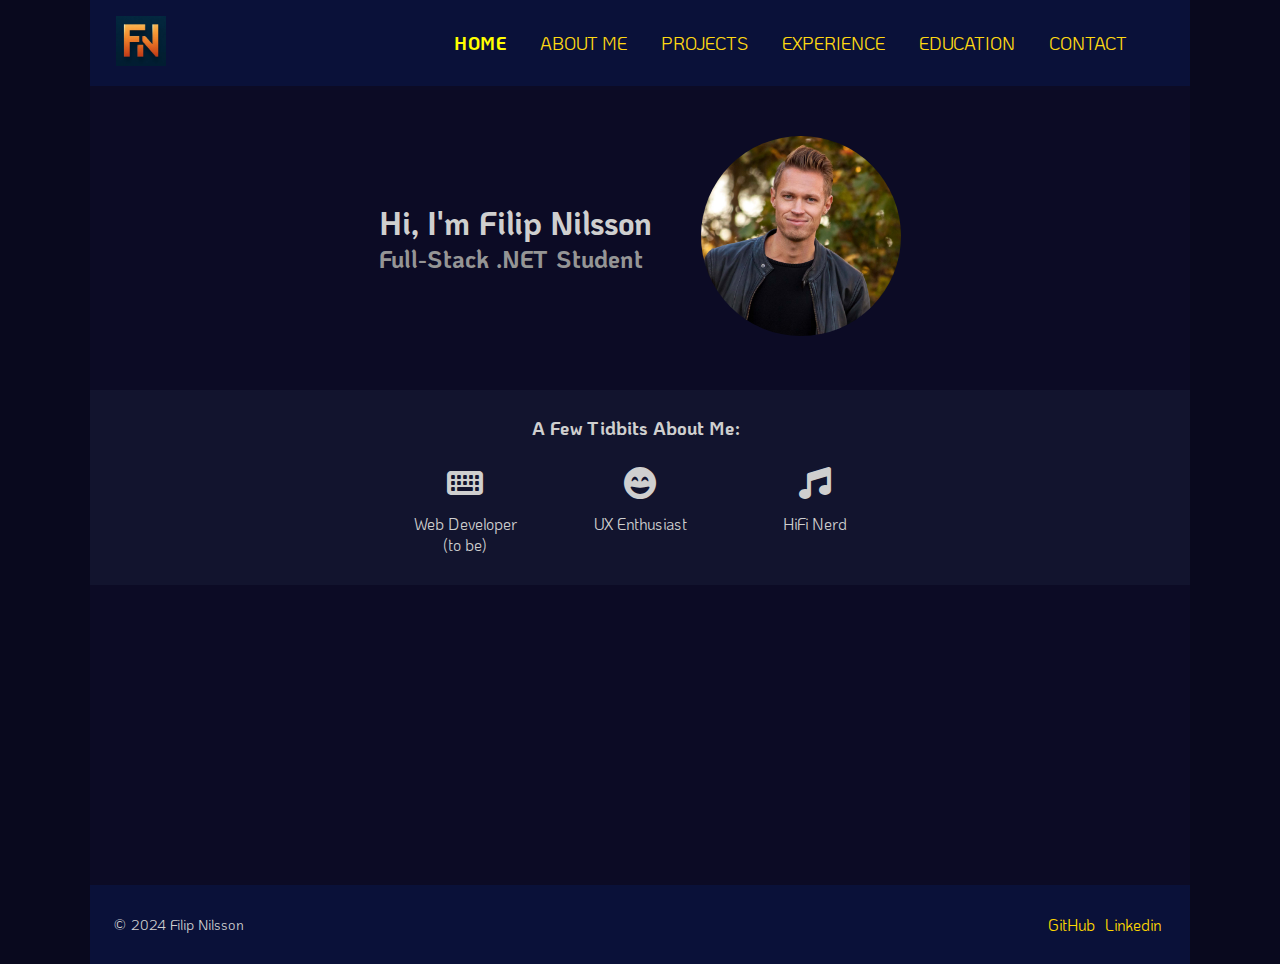
<file: index.html>
<!DOCTYPE html>
<html lang="en">

<head>
    <meta charset="UTF-8">
    <meta name="viewport" content="width=device-width, initial-scale=1.0">
    <title>Filip Nilsson - Full-Stack .NET</title>
    <link rel="apple-touch-icon" sizes="180x180" href="./img/favicon/apple-touch-icon.png">
    <link rel="icon" type="image/png" sizes="32x32" href="./img/favicon/favicon-32x32.png">
    <link rel="icon" type="image/png" sizes="16x16" href="./img/favicon/favicon-16x16.png">
    <link rel="manifest" href="./img/favicon/site.webmanifest">
    <link rel="mask-icon" href="./img/favicon/safari-pinned-tab.svg" color="#5bbad5">
    <meta name="msapplication-TileColor" content="#da532c">
    <meta name="theme-color" content="#0C0B25">
    <link rel="stylesheet" href="style.css">
    <script defer src="script.js"></script>
</head>

<body>
    <div class="page-container">
        <!-- Navigation -->
        <header class="navigation">

            <a href="index.html">
                <img src="./img/fnlogo.jpg" alt="FN logo" class="fn-logo">
            </a>

            <nav>
                <input type="checkbox" id="nav-toggle">
                <ul class="menu">
                    <li><a href="index.html" class="active">Home</a></li>
                    <li><a href="aboutme.html">About me</a></li>
                    <li><a href="projects.html">Projects</a></li>
                    <li><a href="experience.html">Experience</a></li>
                    <li><a href="education.html">Education</a></li>
                    <li><a href="contact.html">Contact</a></li>
                </ul>
            </nav>

            <div class="ham-menu">
                <label for="nav-toggle">
                    <i class="fa-solid fa-bars"></i>
                </label>
            </div>
        </header>

        <!-- Introduction -->
        <main class="home-main-container">
            <div class="home-main-title-container">
                <div class="home-main-container-left-box">
                    <h1>Hi, I'm Filip Nilsson</h1>
                    <h2>Full-Stack .NET Student</h2>
                </div>
                <div class="home-main-container-right-box">
                    <img src="./img/filip.jpg" alt="Picture of Filip" id="filip" class="filip-home-pic">
                </div>
            </div>


            <article class="home-intro-container">
                <div>
                    <h3>A Few Tidbits About Me:</h3>
                </div>
                <div class="home-intro-box">
                    <div class="h4-container">
                        <div><i class="fa-solid fa-keyboard fa-2xl"></i>
                            <h4>Web Developer <br>(to be)</h4>
                        </div>
                        <div><i class="fa-solid fa-face-grin-beam fa-2xl"></i>
                            <h4>UX Enthusiast</h4>
                        </div>
                        <div><i class="fa-sharp fa-solid fa-music fa-2xl"></i>
                            <h4>HiFi Nerd</h4>
                        </div>
                    </div>
                </div>
            </article>

            <div id="dennis" class="modal">
                <div class="modal-content">
                    <a href="#" class="modal-close">&times;</a>
                    <img src="./img/dennis.gif" alt="Dennis saying 'Ah ah ah, you didn't say the magic word'">
                </div>
            </div>
        </main>

        <!-- Footer -->
        <footer class="footer-container">
            <div>
                <p>&copy; 2024 Filip Nilsson</p>
            </div>
            <div class="footer-list">
                <ul>
                    <li><a href="https://github.com/filip-io" target="_blank">GitHub</a></li>
                    <li><a href="https://linkedin.com/in/filip-nilsson-37a61a51" target="_blank">Linkedin</a></li>
                </ul>
            </div>
        </footer>
    </div>
</body>

</html>
</file>
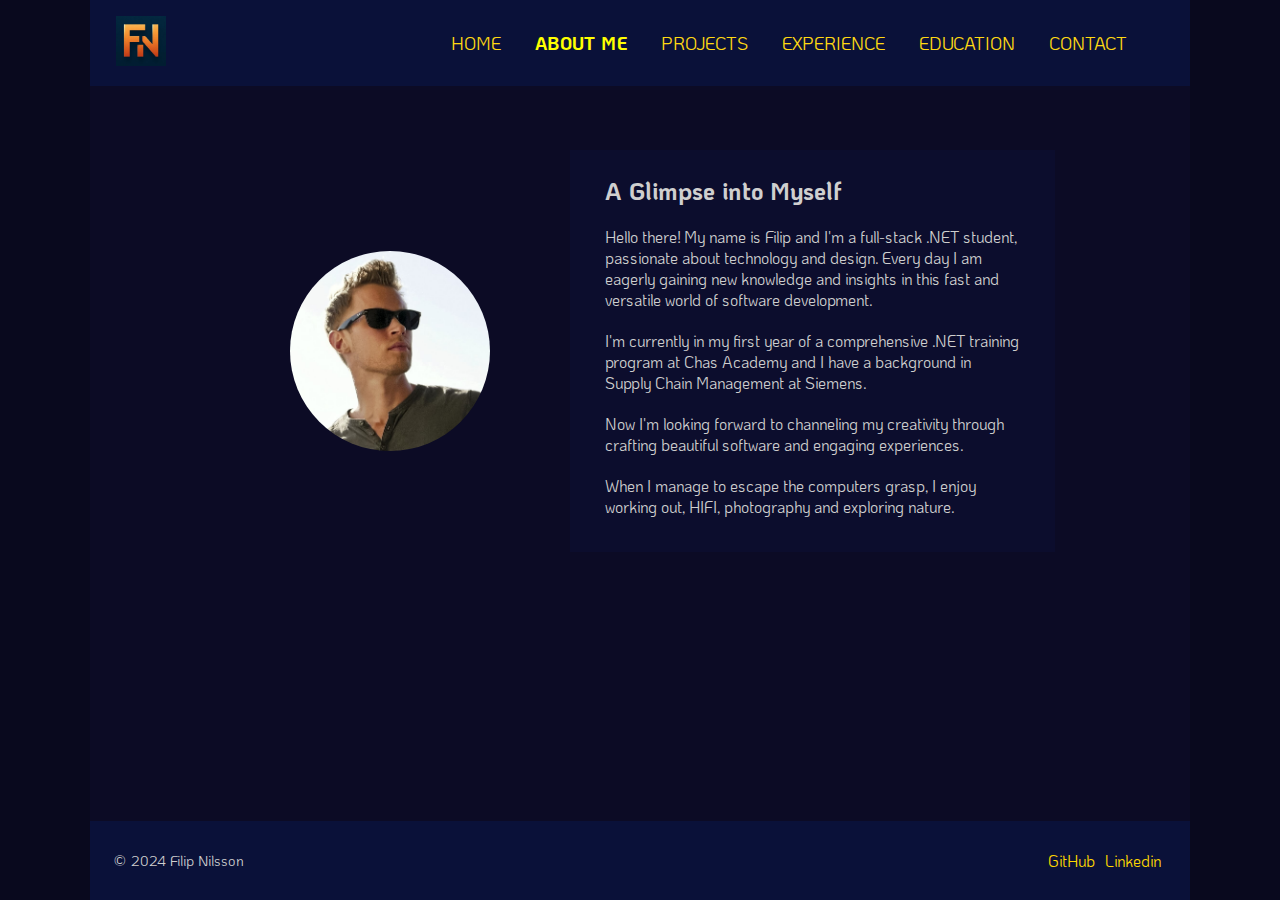
<file: aboutme.html>
<!DOCTYPE html>
<html lang="en">

<head>
  <meta charset="UTF-8">
  <meta name="viewport" content="width=device-width, initial-scale=1.0">
  <title>Filip Nilsson - Full-Stack .NET</title>
  <link rel="apple-touch-icon" sizes="180x180" href="./img/favicon/apple-touch-icon.png">
  <link rel="icon" type="image/png" sizes="32x32" href="./img/favicon/favicon-32x32.png">
  <link rel="icon" type="image/png" sizes="16x16" href="./img/favicon/favicon-16x16.png">
  <link rel="manifest" href="./img/favicon/site.webmanifest">
  <link rel="mask-icon" href="./img/favicon/safari-pinned-tab.svg" color="#5bbad5">
  <meta name="msapplication-TileColor" content="#da532c">
  <meta name="theme-color" content="#0C0B25">
  <link rel="stylesheet" href="style.css">
  <script defer src="script.js"></script>
</head>

<body>

  <div class="page-container">
    <!-- Navigation -->
    <header class="navigation">

      <a href="index.html">
        <img src="./img/fnlogo.jpg" alt="FN logo" class="fn-logo">
      </a>
      <nav>
        <input type="checkbox" id="nav-toggle">
        <ul class="menu">
          <li><a href="index.html">Home</a></li>
          <li><a href="aboutme.html" class="active">About me</a></li>
          <li><a href="projects.html">Projects</a></li>
          <li><a href="experience.html">Experience</a></li>
          <li><a href="education.html">Education</a></li>
          <li><a href="contact.html">Contact</a></li>
        </ul>
      </nav>

      <div class="ham-menu">
        <label for="nav-toggle">
          <i class="fa-solid fa-bars"></i>
        </label>
      </div>
    </header>

    <main>

      <article class="about-me-container">
        <div class="about-me-container-box">
          <div class="about-me-container-left-box">
            <img src="./img/filip-about.jpg" alt="Picture of Filip" class="filip-about-pic">
          </div>

          <div class="about-me-container-right-box">
            <h2>A Glimpse into Myself</h2>
            <p>Hello there! My name is Filip and I'm a full-stack .NET student, passionate about technology
              and design. Every day I am eagerly gaining new knowledge and insights
              in this fast and versatile world of software development.</p>
            <p>I'm currently in my first year of a comprehensive .NET training program at Chas Academy and I
              have a background in Supply Chain Management at Siemens.</p>
            <p>Now I'm looking forward to channeling my creativity through crafting beautiful software and
              engaging experiences.
            <p> When I manage to escape the computers grasp, I enjoy working out, HIFI, photography and
              exploring nature.</p>
          </div>
        </div>
      </article>

    </main>
        <!-- Footer -->
        <footer class="footer-container">
          <div>
              <p>&copy; 2024 Filip Nilsson</p>
          </div>
          <div class="footer-list">
              <ul>
                  <li><a href="https://github.com/filip-io" target="_blank">GitHub</a></li>
                  <li><a href="https://linkedin.com/in/filip-nilsson-37a61a51" target="_blank">Linkedin</a></li>
              </ul>
          </div>
      </footer>
  </div>
</body>

</html>
</file>
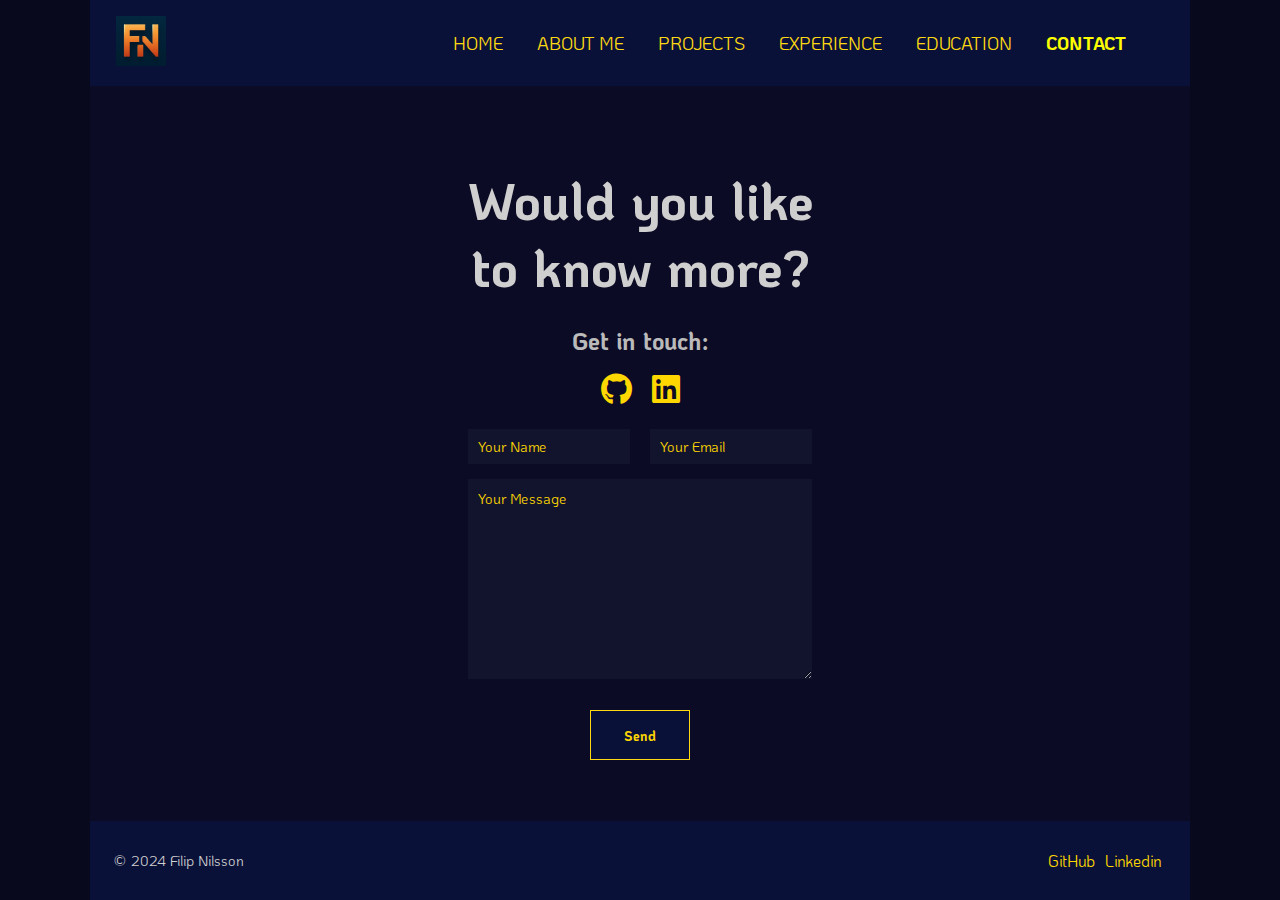
<file: contact.html>
<!DOCTYPE html>
<html lang="en">

<head>
  <meta charset="UTF-8" />
  <meta name="viewport" content="width=device-width, initial-scale=1.0" />
  <title>Filip Nilsson - Full-Stack .NET</title>
  <link rel="apple-touch-icon" sizes="180x180" href="./img/favicon/apple-touch-icon.png" />
  <link rel="icon" type="image/png" sizes="32x32" href="./img/favicon/favicon-32x32.png" />
  <link rel="icon" type="image/png" sizes="16x16" href="./img/favicon/favicon-16x16.png" />
  <link rel="manifest" href="./img/favicon/site.webmanifest" />
  <link rel="mask-icon" href="./img/favicon/safari-pinned-tab.svg" color="#5bbad5" />
  <meta name="msapplication-TileColor" content="#da532c" />
  <meta name="theme-color" content="#0C0B25" />
  <link rel="stylesheet" href="style.css" />
</head>

<body>
  <div class="page-container">
    <!-- Navigation -->
    <header class="navigation">
      <a href="index.html">
        <img src="./img/fnlogo.jpg" alt="FN logo" class="fn-logo" />
      </a>
      <nav>
        <input type="checkbox" id="nav-toggle" />
        <ul class="menu">
          <li><a href="index.html">Home</a></li>
          <li><a href="aboutme.html">About me</a></li>
          <li><a href="projects.html">Projects</a></li>
          <li><a href="experience.html">Experience</a></li>
          <li><a href="education.html">Education</a></li>
          <li><a href="contact.html" class="active">Contact</a></li>
        </ul>
      </nav>

      <div class="ham-menu">
        <label for="nav-toggle">
          <i class="fa-solid fa-bars"></i>
        </label>
      </div>
    </header>

    <main>
      <article class="contact-container">
        <div class="contact-title">
          <header>
            <h1>Would you like to know more?</h1>
          </header>
        </div>

        <div class="contact-sub-title">
          <h2>Get in touch:</h2>
        </div>

        <div class="contact-icons-container">
          <a href="https://github.com/filip-io" target="_blank" class="contact-icons-container-icon"><i class="fa-brands fa-github fa-2xl"></i></a>
          <a href="https://linkedin.com/in/filip-nilsson-37a61a51" target="_blank" class="contact-icons-container-icon"><i class="fa-brands fa-linkedin fa-2xl"></i></a>
        </div>

        <form action="https://api.web3forms.com/submit" method="POST" class="contact-input-container">
          <input type="hidden" name="access_key" value="74deb914-d2c4-4ab1-8e53-c24001f9ffd1" />

          <label for="name" class="contact-sr-only">Your Name:</label>
          <input type="text" id="name" name="name" placeholder="Your Name" class="contact-inputs" required />

          <label for="email" class="contact-sr-only">Your Email:</label>
          <input type="email" id="email" name="email" placeholder="Your Email" class="contact-inputs" required />

          <label for="message" class="contact-sr-only">Your Message:</label>
          <textarea id="message" name="message" placeholder="Your Message" class="contact-inputs-textfield"
            required></textarea>
          <div class="contact-btn-box">
            <button type="submit" class="btn">Send</button>
          </div>
        </form>
      </article>
    </main>

        <!-- Footer -->
        <footer class="footer-container">
          <div>
              <p>&copy; 2024 Filip Nilsson</p>
          </div>
          <div class="footer-list">
              <ul>
                  <li><a href="https://github.com/filip-io" target="_blank">GitHub</a></li>
                  <li><a href="https://linkedin.com/in/filip-nilsson-37a61a51" target="_blank">Linkedin</a></li>
              </ul>
          </div>
      </footer>
  </div>
</body>

</html>
</file>
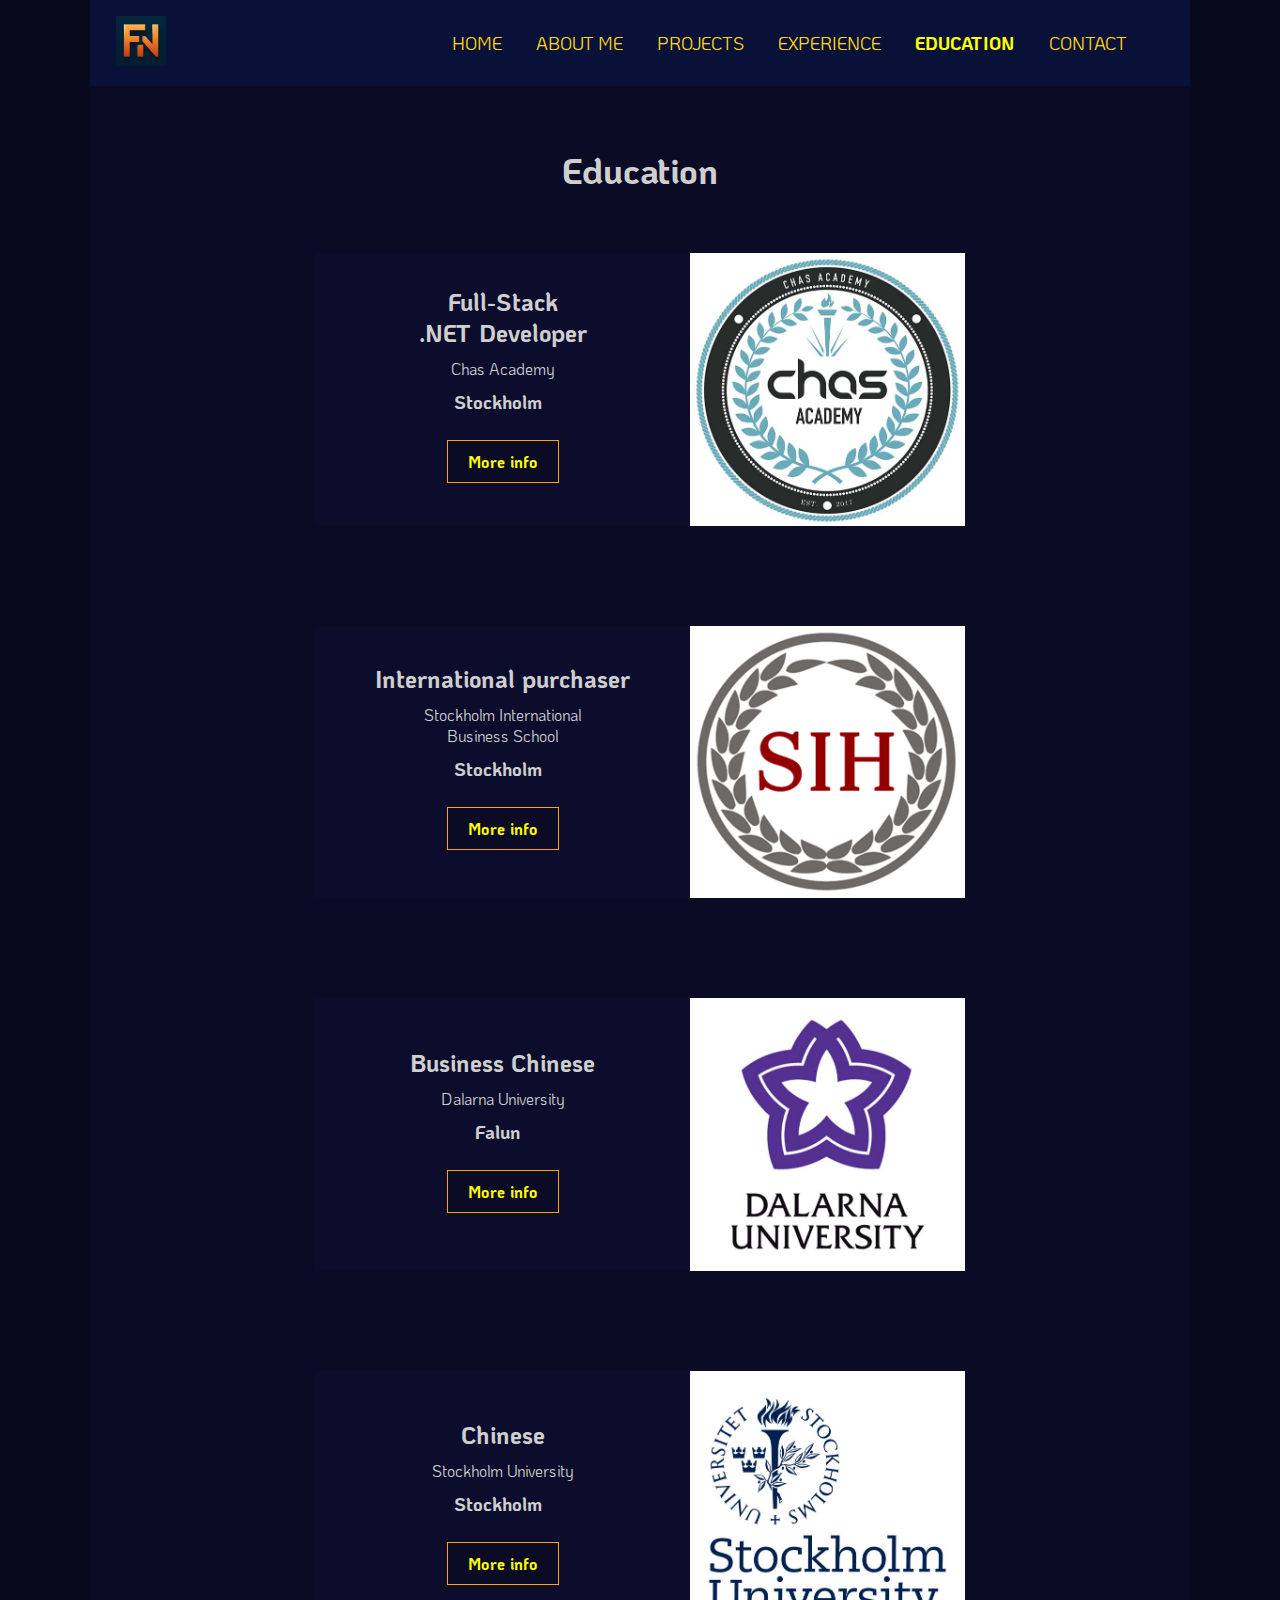
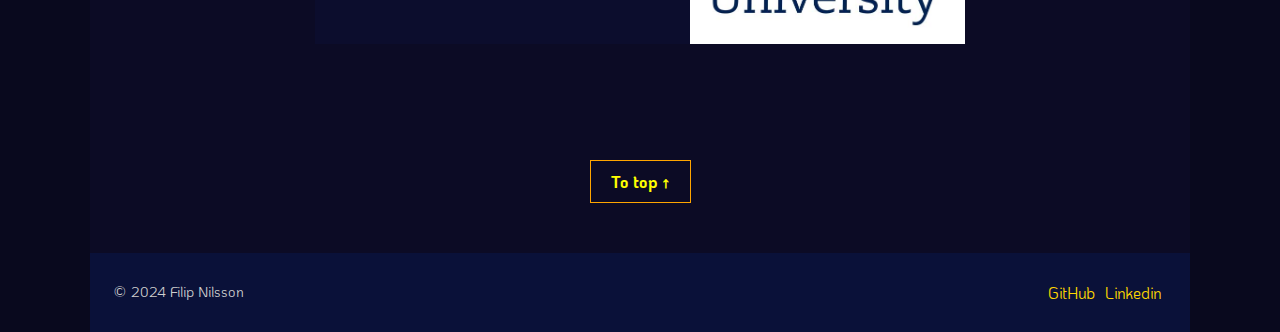
<file: education.html>
<!DOCTYPE html>
<html lang="en">

<head>
    <meta charset="UTF-8">
    <meta name="viewport" content="width=device-width, initial-scale=1.0">
    <title>Filip Nilsson - Full-Stack .NET</title>
    <link rel="apple-touch-icon" sizes="180x180" href="./img/favicon/apple-touch-icon.png">
    <link rel="icon" type="image/png" sizes="32x32" href="./img/favicon/favicon-32x32.png">
    <link rel="icon" type="image/png" sizes="16x16" href="./img/favicon/favicon-16x16.png">
    <link rel="manifest" href="./img/favicon/site.webmanifest">
    <link rel="mask-icon" href="./img/favicon/safari-pinned-tab.svg" color="#5bbad5">
    <meta name="msapplication-TileColor" content="#da532c">
    <meta name="theme-color" content="#0C0B25">
    <link rel="stylesheet" href="style.css">
    <script defer src="script.js"></script>
</head>

<body>
    <div class="page-container">
        <!-- Navigation -->
        <header class="navigation">

            <a href="index.html">
                <img src="./img/fnlogo.jpg" alt="FN logo" class="fn-logo">
            </a>
            <nav>
                <input type="checkbox" id="nav-toggle">
                <ul class="menu">
                    <li><a href="index.html">Home</a></li>
                    <li><a href="aboutme.html">About me</a></li>
                    <li><a href="projects.html">Projects</a></li>
                    <li><a href="experience.html">Experience</a></li>
                    <li><a href="education.html" class="active">Education</a></li>
                    <li><a href="contact.html">Contact</a></li>
                </ul>
            </nav>

            <div class="ham-menu">
                <label for="nav-toggle">
                    <i class="fa-solid fa-bars"></i>
                </label>
            </div>
        </header>

        <main>
            <article class="education-container">
                <header>
                    <div class="education-title">
                        <h2 class="section-title">Education</h2>
                    </div>
                </header>

                <!-- education 1 -->
                <div class="education-container-content">
                    <div class="education-description">
                        <h2>Full-Stack <br>.NET Developer</h2>
                        <p>Chas Academy</p>
                        <h3>Stockholm</h3>

                        <a class="education-btn" href="#education-1-modal">More info</a>
                        <div id="education-1-modal" class="modal">
                            <div class="modal-content">
                                <a href="#" class="modal-close">&times;</a>
                                <h2>Full-Stack .NET Developer</h2>
                                <h3>Chas Academy</h3>
                                <h4>2023-2025</h4>
                                <ul>
                                    <li>Comprehensive .NET training program encompassing everything from frontend
                                        development with
                                        JavaScript and major JavaScript frameworks to backend application development
                                        and database management
                                    <li>Expertise across the full spectrum of web development</li>
                                    <li>Internship to obtain practical working experience</li>
                                </ul>
                            </div>
                        </div>
                    </div>
                    <div class="education-img-wrapper">
                        <img src="./img/chas.jpg" alt="Chas Academy logo">
                    </div>
                </div>


                <!-- education 2 -->
                <div id="education-2"></div>
                <div class="education-container-content">
                    <div class="education-description" >
                        <h2>International purchaser</h2>
                        <p>Stockholm International <br>Business School</p>
                        <h3>Stockholm</h3>

                        <a class="education-btn" href="#education-2-modal">More info</a>
                        <div id="education-2-modal" class="modal">
                            <div class="modal-content">
                                <a href="#education-2" class="modal-close">&times;</a>
                                <h2>International purchaser</h2>
                                <h3>Stockholm International <br>Business School</h3>
                                <h4>2010-2012</h4>
                                <ul>
                                    <li>Focus on practical competence in purchasing</li>
                                    <li>Internships to obtain practical working experience</li>
                                </ul>
                            </div>
                        </div>
                    </div>
                    <div class="education-img-wrapper">
                        <img src="./img/sih.png" alt="SIH logo">
                    </div>
                </div>

                <!-- education 3 -->
                <div id="education-3"></div>
                <div class="education-container-content">
                    <div class="education-description">
                        <h2>Business Chinese</h2>
                        <p>Dalarna University</p>
                        <h3>Falun</h3>

                        <a class="education-btn" href="#education-3-modal">More info</a>
                        <div id="education-3-modal" class="modal">
                            <div class="modal-content">
                                <a href="#education-3" class="modal-close">&times;</a>
                                <h2>Business Chinese</h2>
                                <h3>Dalarna University</h3>
                                <h4>2009</h4>
                                <ul>
                                    <li>Chinese studies with business focus</li>
                                </ul>
                            </div>
                        </div>
                    </div>
                    <div class="education-img-wrapper">
                        <img src="./img/dalarna.jpg" alt="Dalarna University logo">
                    </div>
                </div>

                <!-- education 4 -->
                <div id="education-4"></div>
                <div class="education-container-content">
                    <div class="education-description">
                        <h2>Chinese</h2>
                        <p>Stockholm University</p>
                        <h3>Stockholm</h3>

                        <a class="education-btn" href="#education-4-modal">More info</a>
                        <div id="education-4-modal" class="modal">
                            <div class="modal-content">
                                <a href="#education-4" class="modal-close">&times;</a>
                                <h2>Chinese</h2>
                                <h3>Stockholm University</h3>
                                <h4>2007-2008</h4>
                                <ul>
                                    <li>Chinese studies</li>
                                </ul>
                            </div>
                        </div>
                    </div>
                    <div class="education-img-wrapper">
                        <img src="./img/su.jpg" alt="Stockholm University logo">
                    </div>
                </div>
                <a class="btn" href="#">To top ↑</a>
            </article>
        </main>

        <!-- Footer -->
        <footer class="footer-container">
            <div>
                <p>&copy; 2024 Filip Nilsson</p>
            </div>
            <div class="footer-list">
                <ul>
                    <li><a href="https://github.com/filip-io" target="_blank">GitHub</a></li>
                    <li><a href="https://linkedin.com/in/filip-nilsson-37a61a51" target="_blank">Linkedin</a></li>
                </ul>
            </div>
        </footer>
    </div>
</body>

</html>
</file>
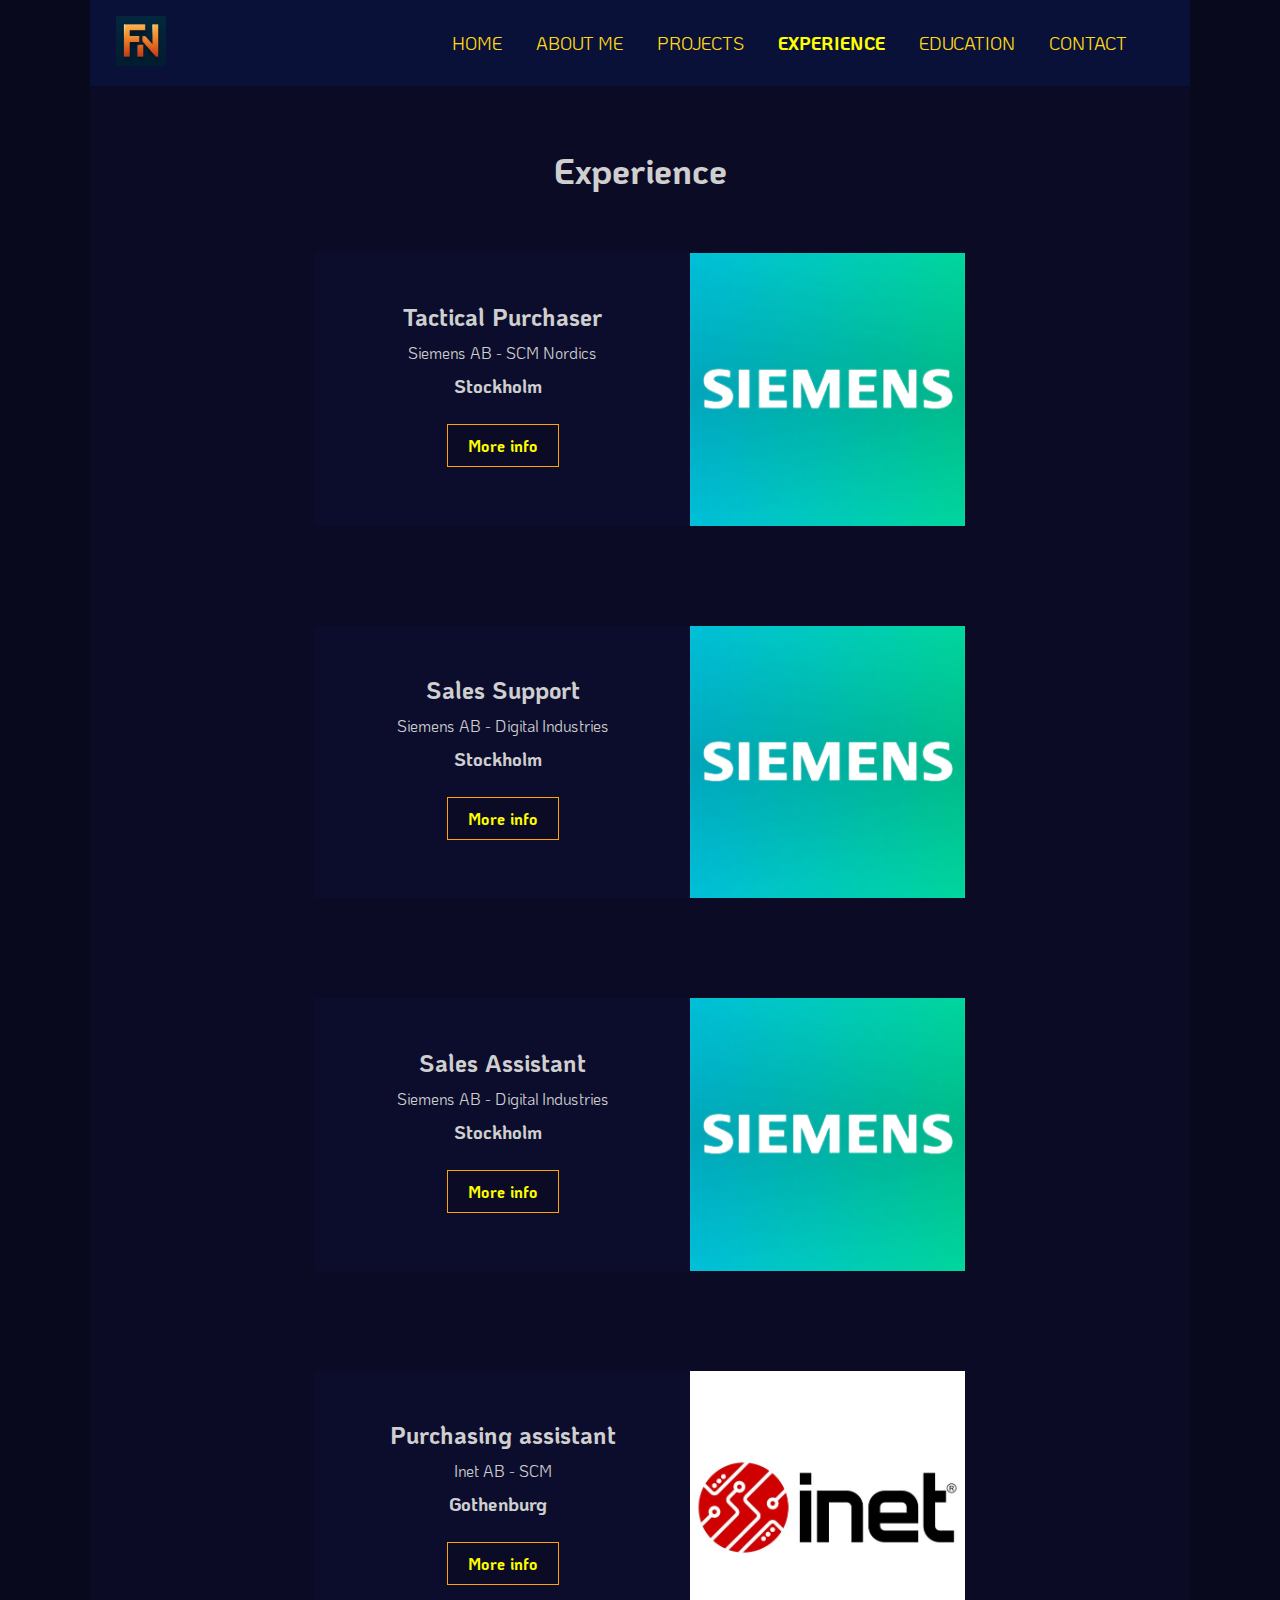
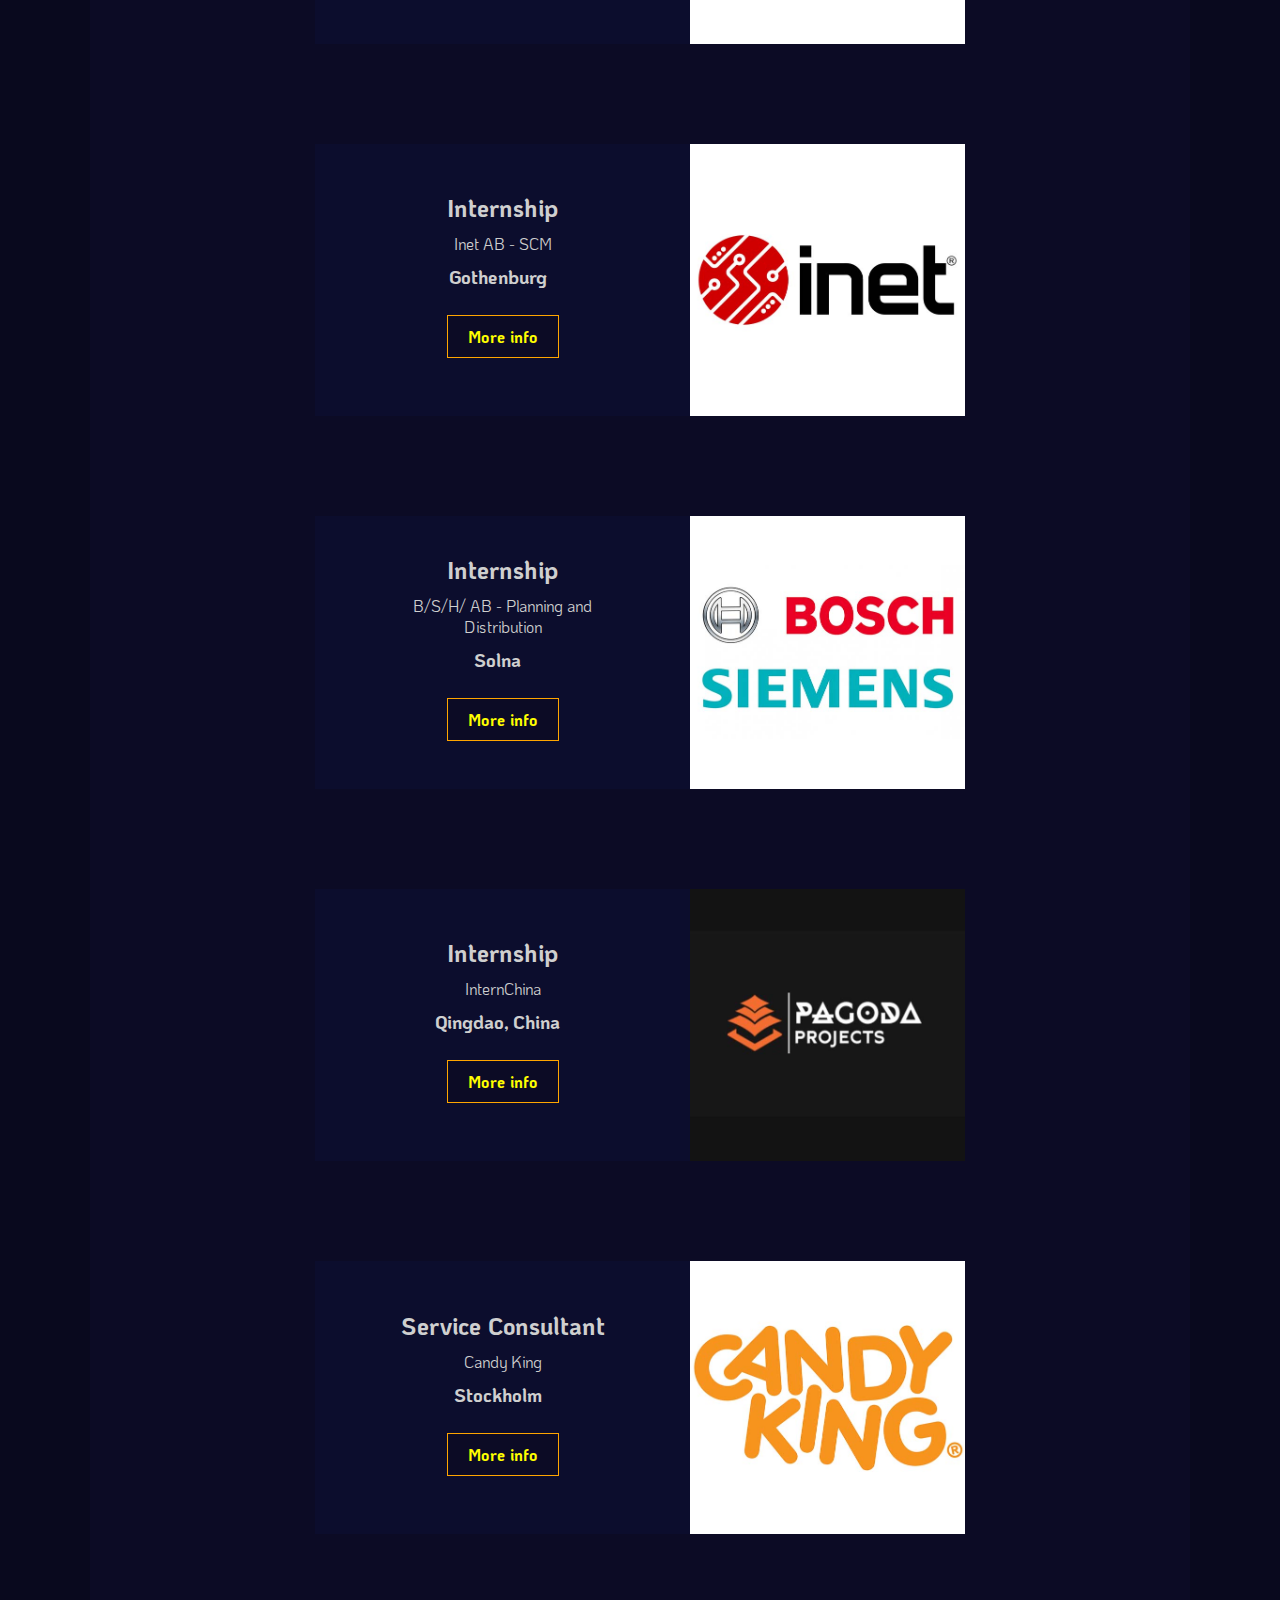
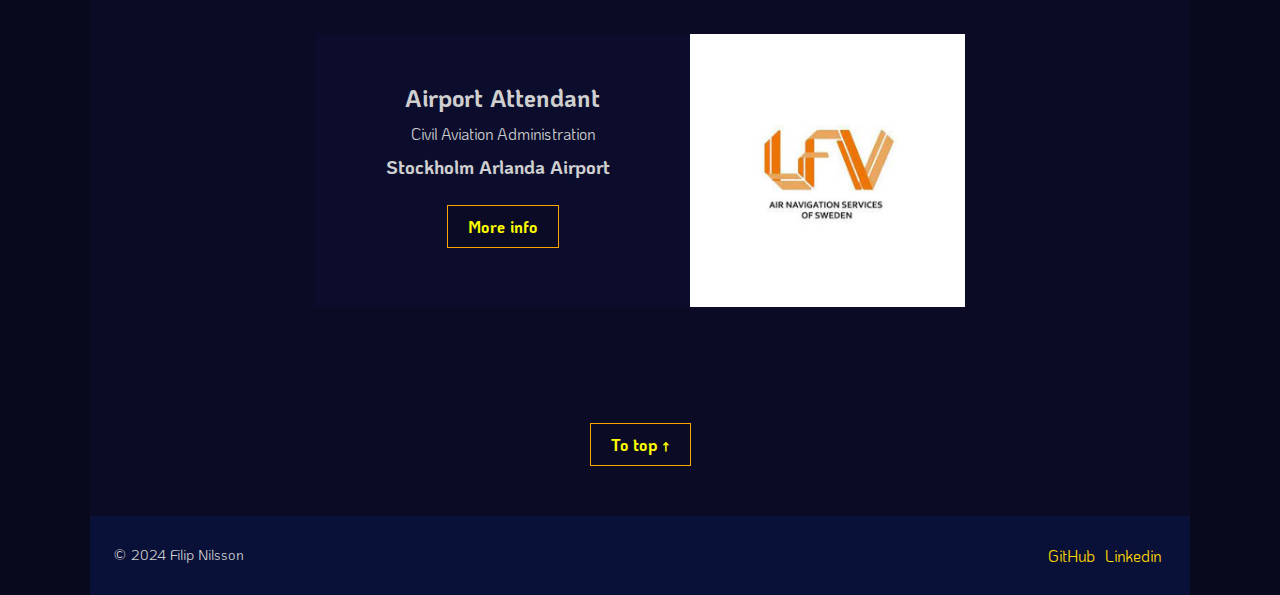
<file: experience.html>
<!DOCTYPE html>
<html lang="en">

<head>
  <meta charset="UTF-8">
  <meta name="viewport" content="width=device-width, initial-scale=1.0">
  <title>Filip Nilsson - Full-Stack .NET</title>
  <link rel="apple-touch-icon" sizes="180x180" href="./img/favicon/apple-touch-icon.png">
  <link rel="icon" type="image/png" sizes="32x32" href="./img/favicon/favicon-32x32.png">
  <link rel="icon" type="image/png" sizes="16x16" href="./img/favicon/favicon-16x16.png">
  <link rel="manifest" href="./img/favicon/site.webmanifest">
  <link rel="mask-icon" href="./img/favicon/safari-pinned-tab.svg" color="#5bbad5">
  <meta name="msapplication-TileColor" content="#da532c">
  <meta name="theme-color" content="#0C0B25">
  <link rel="stylesheet" href="style.css">
  <script defer src="script.js"></script>
</head>

<body>
  <div class="page-container">
    <!-- Navigation -->
    <header class="navigation">

      <a href="index.html">
        <img src="./img/fnlogo.jpg" alt="FN logo" class="fn-logo">
      </a>
      <nav>
        <input type="checkbox" id="nav-toggle">
        <ul class="menu">
          <li><a href="index.html">Home</a></li>
          <li><a href="aboutme.html">About me</a></li>
          <li><a href="projects.html">Projects</a></li>
          <li><a href="experience.html" class="active">Experience</a></li>
          <li><a href="education.html">Education</a></li>
          <li><a href="contact.html">Contact</a></li>
        </ul>
      </nav>

      <div class="ham-menu">
        <label for="nav-toggle">
          <i class="fa-solid fa-bars"></i>
        </label>
      </div>
    </header>

    <main>
      <article class="experience-container">
        <header>
          <div class="experience-title">
            <h2 class="section-title">Experience</h2>
          </div>
        </header>

        <!-- experience 1 -->
        <div class="experience-container-content">
          <div class="experience-description">
            <h2>Tactical Purchaser</h2>
            <p>Siemens AB - SCM Nordics</p>
            <h3>Stockholm</h3>

            <a class="experience-btn" href="#experience-1-modal">More info</a>
            <div id="experience-1-modal" class="modal">
              <div class="modal-content">
                <a href="#" class="modal-close">&times;</a>
                <h2>Tactical Purchaser</h2>
                <h3>Siemens AB - Central Functions</h3>
                <h4>2016-2024</h4>
                <p>Focus on improving processes, contracts, supplier relations and customer satisfaction</p>
                <p>Areas of responsibility:</p>
                <ul>
                  <li>Personal protection equipment</li>
                  <li>Tools and components</li>
                  <li>Calibration services</li>
                  <li>Office supplies</li>
                  <li>Calibration services</li>
                  <li>Merchandising products</li>
                  <li>Calibration services</li>
                  <li>Recycling</li>
                  <li>Print and digital products</li>
                  <li>Archiving</li>
                </ul>
              </div>
            </div>
          </div>
          <div class="experience-img-wrapper">
            <img src="./img/siemens_logo.png" alt="Siemens logo">
          </div>
        </div>

        <!-- experience 2 -->
        <div id="experience-2"></div>
        <div class="experience-container-content">
          <div class="experience-description">
            <h2>Sales Support</h2>
            <p>Siemens AB - Digital Industries</p>
            <h3>Stockholm</h3>

            <a class="experience-btn" href="#experience-2-modal">More info</a>
            <div id="experience-2-modal" class="modal">
              <div class="modal-content">
                <a href="#experience-2" class="modal-close">&times;</a>
                <h2>Sales Support</h2>
                <h3>Siemens AB - Central Functions</h3>
                <h4>2014-2016</h4>
                <ul>
                  <li>Quotes of varying size for big and small businesses in the industry sector</li>
                  <li>Technical support and other questions regarding Siemens product portfolio</li>
                  <li>Responsible for adding and maintaining customer data in the customer databas</li>
                  <li>Purchasing of indirect materials to the sales team in Sweden</li>
                </ul>
              </div>
            </div>
          </div>
          <div class="experience-img-wrapper">
            <img src="./img/siemens_logo.png" alt="Siemens logo">
          </div>
        </div>

        <!-- experience 3 -->
        <div id="experience-3"></div>
        <div class="experience-container-content">
          <div class="experience-description">
            <h2>Sales Assistant</h2>
            <p>Siemens AB - Digital Industries</p>
            <h3>Stockholm</h3>

            <a class="experience-btn" href="#experience-3-modal">More info</a>
            <div id="experience-3-modal" class="modal">
              <div class="modal-content">
                <a href="#experience-3" class="modal-close">&times;</a>
                <h2>Sales Assistant</h2>
                <h3>Siemens AB - Digital Industries</h3>
                <h4>2014</h4>
                <ul>
                  <li>Assistant to Regional Sales Manager and the entire sales team at Digital Industries division
                    in Sweden</li>
                  <li>Responsible for adding and maintaining customer data in the customer database</li>
                  <li>Planning and booking of team events</li>
                  <li>Purchasing of indirect materials to the sales team in Sweden</li>
                </ul>
              </div>
            </div>
          </div>
          <div class="experience-img-wrapper">
            <img src="./img/siemens_logo.png" alt="Siemens logo">
          </div>
        </div>

        <!-- experience 4 -->
        <div id="experience-4"></div>
        <div class="experience-container-content">
          <div class="experience-description">
            <h2>Purchasing assistant</h2>
            <p>Inet AB - SCM</p>
            <h3>Gothenburg</h3>

            <a class="experience-btn" href="#experience-4-modal">More info</a>
            <div id="experience-4-modal" class="modal">
              <div class="modal-content">
                <a href="#experience-4" class="modal-close">&times;</a>
                <h2>Purchasing assistant</h2>
                <h3>Inet AB - SCM</h3>
                <h4>2012-2013</h4>
                <ul>
                  <li>Assistant to all purchasers</li>
                  <li>Verification and ordering of custom made computers</li>
                  <li>Ordering of special products</li>
                  <li>Adding new products to the companys database using Scala ERP</li>
                </ul>
              </div>
            </div>
          </div>
          <div class="experience-img-wrapper">
            <img src="./img/inet.jpg" alt="Inet logo">
          </div>
        </div>

        <!-- experience 5 -->
        <div id="experience-5"></div>
        <div class="experience-container-content">
          <div class="experience-description">
            <h2>Internship</h2>
            <p>Inet AB - SCM</p>
            <h3>Gothenburg</h3>

            <a class="experience-btn" href="#experience-5-modal">More info</a>
            <div id="experience-5-modal" class="modal">
              <div class="modal-content">
                <a href="#experience-5" class="modal-close">&times;</a>
                <h2>Internship</h2>
                <h3>Inet AB - SCM</h3>
                <h4>2012</h4>
                <ul>
                  <li>Ordering of special products</li>
                  <li>Allocation of products to different stores</li>
                  <li>Adding new products to the companys database using Scala ERP</li>
                </ul>
              </div>
            </div>
          </div>
          <div class="experience-img-wrapper">
            <img src="./img/inet.jpg" alt="Inet logo">
          </div>
        </div>

        <!-- experience 6 -->
        <div id="experience-6"></div>
        <div class="experience-container-content">
          <div class="experience-description">
            <h2>Internship</h2>
            <p>B/S/H/ AB - Planning and Distribution</p>
            <h3>Solna</h3>

            <a class="experience-btn" href="#experience-6-modal">More info</a>
            <div id="experience-6-modal" class="modal">
              <div class="modal-content">
                <a href="#experience-6" class="modal-close">&times;</a>
                <h2>Internship</h2>
                <h3>Bosch Siemens Home Appliances</h3>
                <h4>2011-2012</h4>
                <ul>
                  <li>Responsible for the Gaggenau brand</li>
                  <li>Work in SAP</li>
                  <li>Daily contact with colleagues in Europe to allocate products to different storage sites</li>
                </ul>
              </div>
            </div>
          </div>
          <div class="experience-img-wrapper">
            <img src="./img/boschsiemens.jpg" alt="Bosch Siemens Home Appliances logo">
          </div>
        </div>

        <!-- experience 7 -->
        <div id="experience-7"></div>
        <div class="experience-container-content">
          <div class="experience-description">
            <h2>Internship</h2>
            <p>InternChina</p>
            <h3>Qingdao, China</h3>

            <a class="experience-btn" href="#experience-7-modal">More info</a>
            <div id="experience-7-modal" class="modal">
              <div class="modal-content">
                <a href="#experience-7" class="modal-close">&times;</a>
                <h2>Internship</h2>
                <h3>Intern National Business Exchange</h3>
                <h4>2010</h4>
                <ul>
                  <li>Re-design of company homepage</li>
                  <li>Content management</li>
                  <li>Sales pitch by e-mail</li>
                  <li>Re-organization of company database of major Swedish customers</li>
                  <li>Compilation of letters to introduce the company to new potential partners in Sweden</li>
                  <li>The company is now known as:<br><a href="https://www.pagodaprojects.com/" target="_blank">Pagoda
                      Projects</a></li>
                </ul>
              </div>
            </div>
          </div>
          <div class="experience-img-wrapper">
            <img src="./img/internchina.jpg" alt="Intern China new logo">
          </div>
        </div>

        <!-- experience 8 -->
        <div id="experience-8"></div>
        <div class="experience-container-content">
          <div class="experience-description">
            <h2>Service Consultant</h2>
            <p>Candy King</p>
            <h3>Stockholm</h3>

            <a class="experience-btn" href="#experience-8-modal">More info</a>
            <div id="experience-8-modal" class="modal">
              <div class="modal-content">
                <a href="#experience-8" class="modal-close">&times;</a>
                <h2>Service Consultant</h2>
                <h3>Candy King</h3>
                <h4>2007</h4>
                <ul>
                  <li>Ordering of candy to supermarkets</li>
                  <li>Responsible for maintenance of candy sections in several supermarkets in the Stockholm Area</li>
                </ul>
              </div>
            </div>
          </div>
          <div class="experience-img-wrapper">
            <img src="./img/candyking.jpg" alt="Candy King logo">
          </div>
        </div>

        
        <!-- experience 9 -->
        <div id="experience-9"></div>
        <div class="experience-container-content">
          <div class="experience-description">
            <h2>Airport Attendant</h2>
            <p>Civil Aviation Administration</p>
            <h3>Stockholm Arlanda Airport</h3>

            <a class="experience-btn" href="#experience-9-modal">More info</a>
            <div id="experience-9-modal" class="modal">
              <div class="modal-content">
                <a href="#experience-9" class="modal-close">&times;</a>
                <h2>Airport Attendant</h2>
                <h3>Civil Aviation Administration</h3>
                <h4>2006-2007</h4>
                <ul>
                  <li>Informant in the terminals during the initiation of new regulations: limitation of liquids in hand luggage</li>
                  <li>Assisting passengers with re-packing of luggage and checking-in</li>
                  <li>Organizing security check queues</li>
                </ul>
              </div>
            </div>
          </div>
          <div class="experience-img-wrapper">
            <img src="./img/lfv.jpg" alt="Civil Aviation Administration logo">
          </div>
        </div>
        <a class="btn" href="#">To top ↑</a>
      </article>
    </main>

        <!-- Footer -->
        <footer class="footer-container">
          <div>
              <p>&copy; 2024 Filip Nilsson</p>
          </div>
          <div class="footer-list">
              <ul>
                  <li><a href="https://github.com/filip-io" target="_blank">GitHub</a></li>
                  <li><a href="https://linkedin.com/in/filip-nilsson-37a61a51" target="_blank">Linkedin</a></li>
              </ul>
          </div>
      </footer>
  </div>
</body>

</html>
</file>
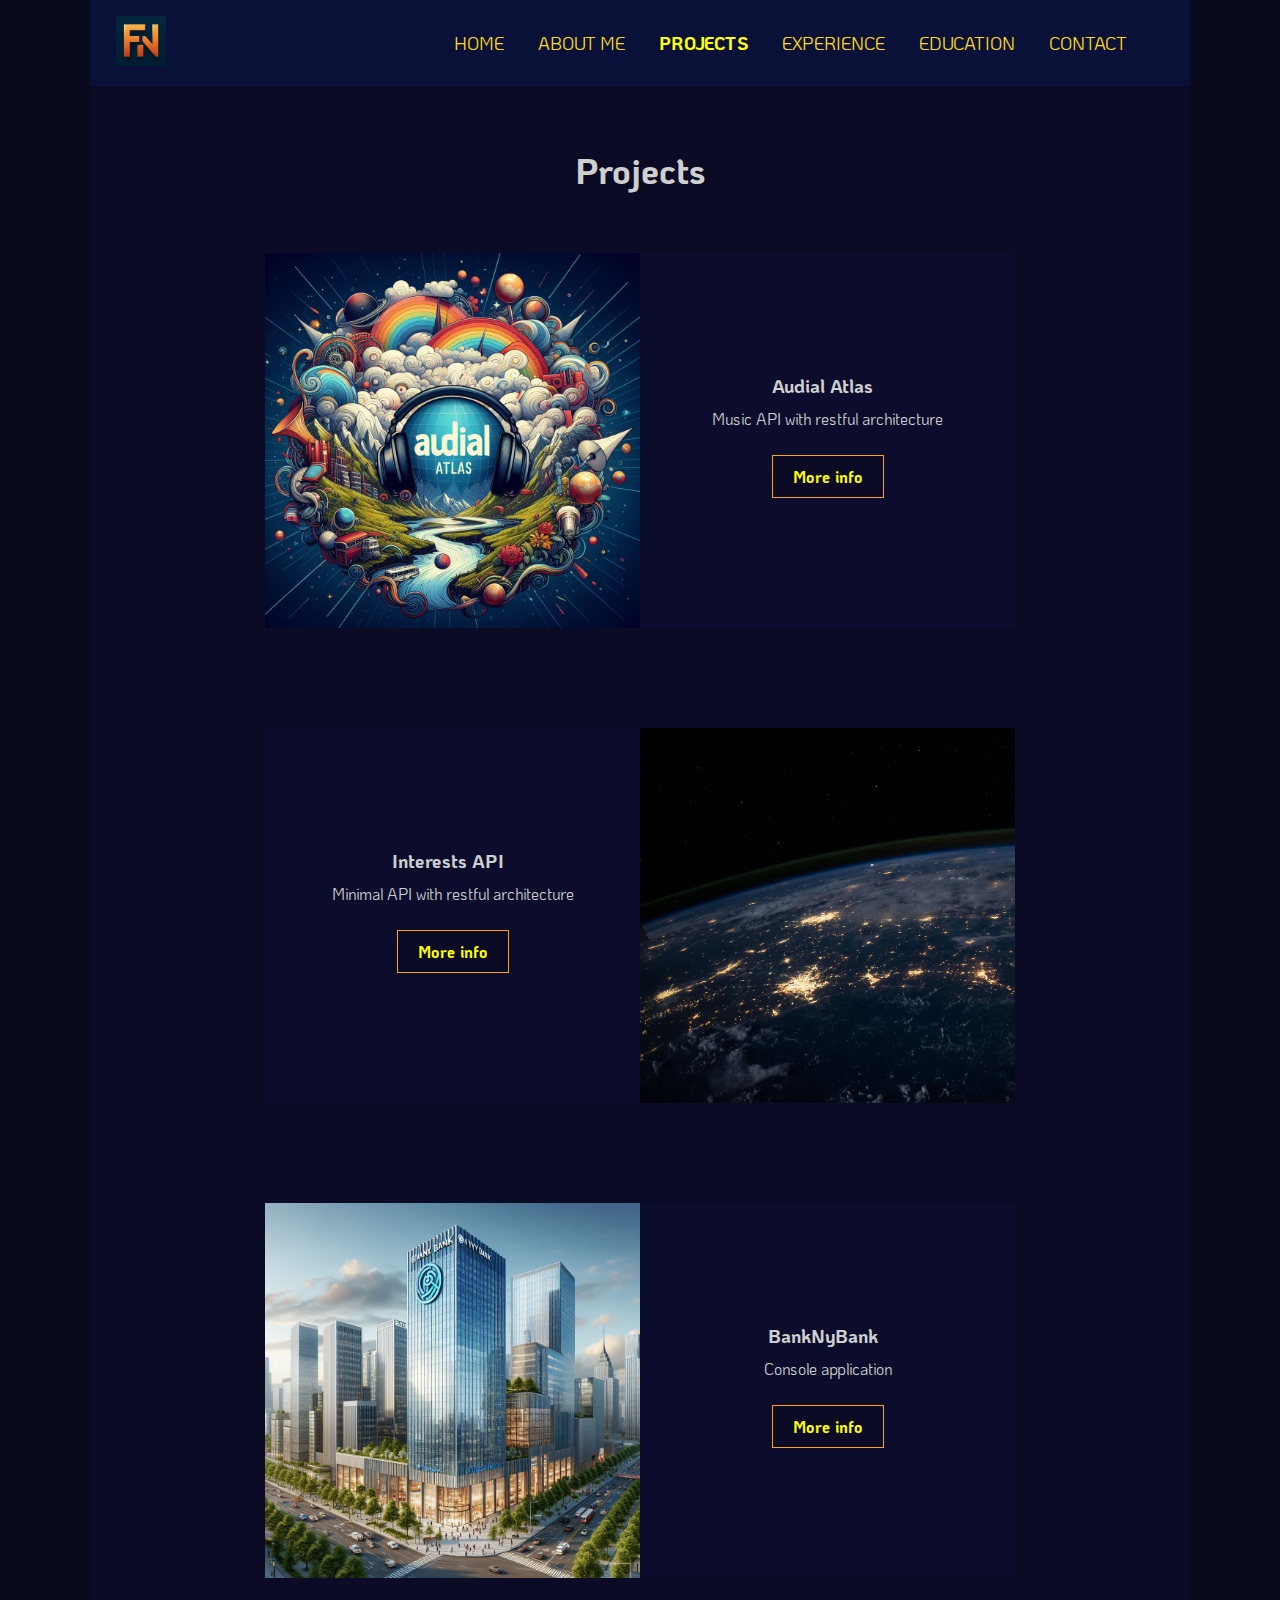
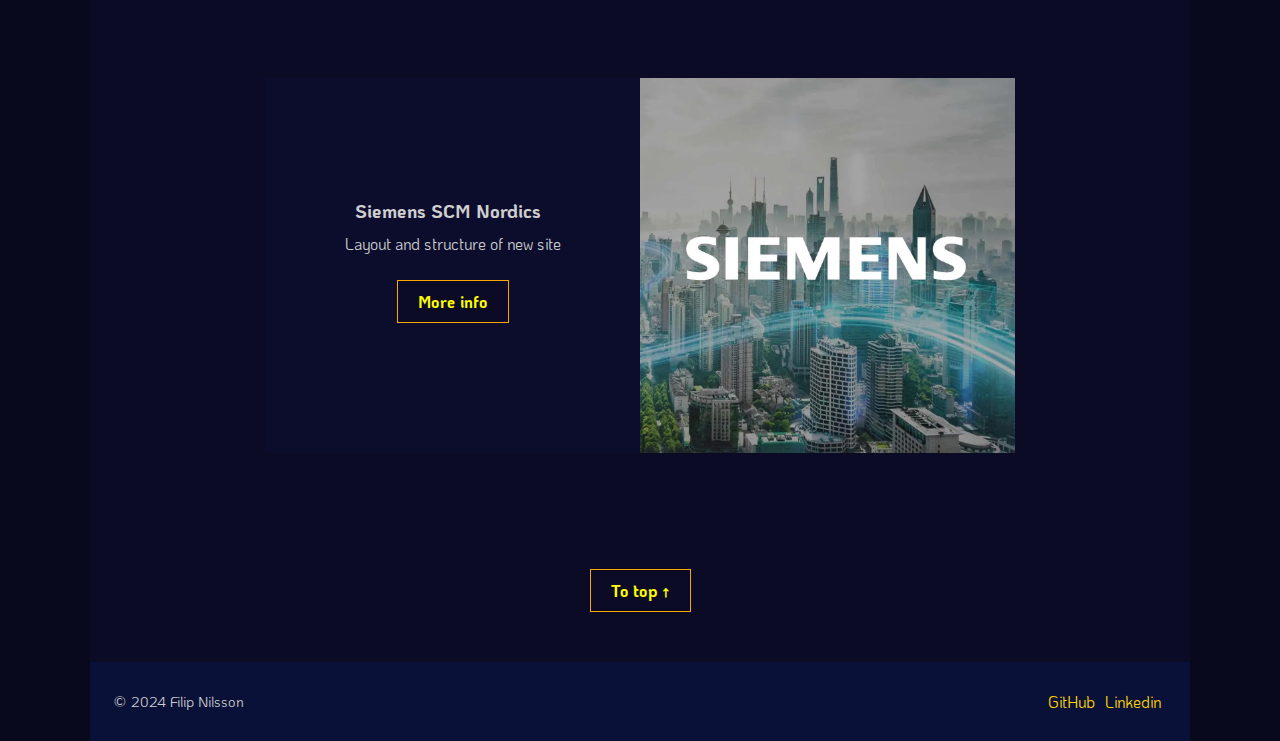
<file: projects.html>
<!DOCTYPE html>
<html lang="en">

<head>
    <meta charset="UTF-8">
    <meta name="viewport" content="width=device-width, initial-scale=1.0">
    <title>Filip Nilsson - Full-Stack .NET</title>
    <link rel="apple-touch-icon" sizes="180x180" href="./img/favicon/apple-touch-icon.png">
    <link rel="icon" type="image/png" sizes="32x32" href="./img/favicon/favicon-32x32.png">
    <link rel="icon" type="image/png" sizes="16x16" href="./img/favicon/favicon-16x16.png">
    <link rel="manifest" href="./img/favicon/site.webmanifest">
    <link rel="mask-icon" href="./img/favicon/safari-pinned-tab.svg" color="#5bbad5">
    <meta name="msapplication-TileColor" content="#da532c">
    <meta name="theme-color" content="#0C0B25">
    <link rel="stylesheet" href="style.css">
    <script defer src="script.js"></script>
</head>

<body>
    <div class="page-container">
        <!-- Navigation -->
        <header class="navigation">

            <a href="index.html">
                <img src="./img/fnlogo.jpg" alt="FN logo" class="fn-logo">
            </a>
            <nav>
                <input type="checkbox" id="nav-toggle">
                <ul class="menu">
                    <li><a href="index.html">Home</a></li>
                    <li><a href="aboutme.html">About me</a></li>
                    <li><a href="projects.html" class="active">Projects</a></li>
                    <li><a href="experience.html">Experience</a></li>
                    <li><a href="education.html">Education</a></li>
                    <li><a href="contact.html">Contact</a></li>
                </ul>
            </nav>

            <div class="ham-menu">
                <label for="nav-toggle">
                    <i class="fa-solid fa-bars"></i>
                </label>
            </div>
        </header>

        <main>
            <header>
                <div class="projects-title">
                    <h2 class="section-title">Projects</h2>
                </div>
            </header>
            <article class="projects-container">
                <!-- Project 1 -->
                <div class="project-container-left">
                    <div class="projects-img-wrapper">
                        <img src="./img/audial_atlas_logo.jpg" alt="Audial Atalas logo">
                    </div>
                    <div class="project-description">
                        <h3>Audial Atlas</h3>
                        <p>Music API with restful architecture</p>

                        <a class="btn" href="#project-1-modal">More info</a>
                        <div id="project-1-modal" class="modal">
                            <div class="modal-content">
                                <a href="#" class="modal-close">&times;</a>
                                <h2>Audial Atlas music API</h2>
                                <p>This is a group project and a school
                                    assignment to develop a music API. We had tons of fun developing this and it gave us
                                    all new insights of API Development in general.</p>
                                <p>We followed the design of repository pattern, with focus on the concept of IoC. We
                                    have repositories that fetches data from the database, and sends it to our Handlers.
                                    Our Handlers then give an IResult based on result back to endpoint.</p>
                                <p>We use DTOs to send data via calls, and ViewModels to return limited designed data
                                    back.</p>
                                <p>View on GitHub: <a href="https://github.com/filip-io/AudialAtlasService"
                                        target="_blank">AudialAtlasService</a></p>
                            </div>
                        </div>
                    </div>
                </div>


                <!-- Project 2 -->
                <div id="project-2"></div>
                <div class="project-container-right">
                    <div class="projects-img-wrapper">
                        <img src="./img/api.jpg" alt="Interest API logo">
                    </div>
                    <div class="project-description">
                        <h3>Interests API</h3>
                        <p> Minimal API with restful
                            architecture</p>
                        <a class="btn" href="#project-2-modal">More info</a>
                        <div id="project-2-modal" class="modal">
                            <div class="modal-content">
                                <a href="#project-2" class="modal-close">&times;</a>
                                <h2>Interests API</h2>
                                <p>This was my first API. It's built using ASP.NET Core with Minimal API, implementing
                                    RESTful architecture.</p>
                                <p>The API is managing viewing and storing people, their interests and corresponding
                                    links using HTTP verbs.</p>
                                <p>View on GitHub: <a href="https://github.com/filip-io/Mini_project-API"
                                        target="_blank">Interests API</a></p>
                            </div>
                        </div>
                    </div>
                </div>

                <!-- Project 3 -->
                <div id="project-3"></div>
                <div class="project-container-left">
                    <div class="projects-img-wrapper">
                        <img src="./img/bank.jfif" alt="BankNewBank logo">
                    </div>
                    <div class="project-description">
                        <h3>BankNyBank</h3>
                        <p>Console application</p>
                        <a class="btn" href="#project-3-modal">More info</a>
                        <div id="project-3-modal" class="modal">
                            <div class="modal-content">
                                <a href="#project-3" class="modal-close">&times;</a>
                                <h2>BankNyBank (BankNewBank)</h2>
                                <p>BankNyBank (BankNewBank) is a console app built in C# that emulates a simple
                                    bank-app/ATM.</p>
                                <p>The program was a school group project.</p>
                                <p>View on GitHub: <a href="https://github.com/filip-io/BankNyBank"
                                        target="_blank">BankNyBank</a></p>
                            </div>
                        </div>
                    </div>
                </div>

                <!-- Project 4 -->
                <div id="project-4"></div>
                <div class="project-container-right">
                    <div class="projects-img-wrapper">
                        <img src="./img/siemens.jpg" alt="Siemens logo">
                    </div>
                    <div class="project-description">
                        <h3>Siemens SCM Nordics</h3>
                        <p>Layout and structure of new site</p>
                        <a class="btn" href="#project-4-modal">More info</a>
                        <div id="project-4-modal" class="modal">
                            <div class="modal-content">
                                <a href="#project-4" class="modal-close">&times;</a>
                                <h2>Siemens SCM Nordics</h2>
                                <p>In a previous role at Siemens I managed the migration from an old wiki-based
                                    platform to Microsoft Sharepoint.</p>
                                <p>The project included collaboration with colleagues in the Siemens SCM (Supply Chain
                                    Management) Nordics team to be able to restructure the content and defining the
                                    layout.</p>
                                <p>View gallery here: <a href="siemens-gallery.html">Siemens SCM Sharepoint</a>
                                </p>
                            </div>
                        </div>
                    </div>
                </div>
                <a class="btn" href="#">To top ↑</a>
            </article>

        </main>

        <!-- Footer -->
        <footer class="footer-container">
            <div>
                <p>&copy; 2024 Filip Nilsson</p>
            </div>
            <div class="footer-list">
                <ul>
                    <li><a href="https://github.com/filip-io" target="_blank">GitHub</a></li>
                    <li><a href="https://linkedin.com/in/filip-nilsson-37a61a51" target="_blank">Linkedin</a></li>
                </ul>
            </div>
        </footer>
    </div>
</body>

</html>
</file>
<file: style.css>
/* Resources */

@import url('https://fonts.googleapis.com/css2?family=KoHo:ital,wght@0,200;0,300;0,400;0,500;0,600;0,700;1,200;1,300;1,400;1,500;1,600;1,700&display=swap');
@import url('https://cdnjs.cloudflare.com/ajax/libs/font-awesome/6.5.1/css/all.min.css');


/* Base */

* {
    box-sizing: border-box;
    margin: 0;
    padding: 0;
}

body,
html {
    color: rgb(207, 207, 207);
    background-color: #09091e;
    scroll-behavior: smooth;
}

.page-container {
    display: flex;
    flex-direction: column;
    justify-content: space-between;
    align-items: center;
    max-width: 1100px;
    margin: 0 auto;
    min-height: 100vh;
    background-color: #0C0B25;
}


main {
    flex-grow: 1;
}


h1 {
    font-family: "KoHo", sans-serif;
}


h2 {
    font-family: "KoHo", sans-serif;
}


h3 {
    font-family: "KoHo", sans-serif;
}

h4 {
    font-family: "KoHo", sans-serif;
}

.section-title {
    font-size: 36px;
}

.section-sub-title {
    font-size: 24px;
}


p {
    font-family: "KoHo", sans-serif;
}

ul,
ol {
    list-style-type: square;
    font-family: "KoHo", sans-serif;
}

li {
    margin-top: 15px;
}


a {
    color: #FFD700;
    transition: color 0.3s;
    text-decoration: none;
}


a:hover {
    color: #FFFF00
}


a.active {
    font-weight: bold;
    color: #FFFF00;
}


.navigation {
    display: flex;
    justify-content: space-between;
    align-items: center;
    list-style: none;
    padding: 1rem;
    background-color: #0A1139;
    width: 100%;
}

.navigation nav {
    background-color: #0A1139;
}

.fn-logo {
    display: inline-block;
    margin-left: 10px;
    width: 50px;
}


.menu {
    display: inline-block;
    padding-right: 2rem;
}


nav li {
    display: inline;
    margin: 15px;
}


nav a {
    color: #FFD912;
    text-decoration: none;
    font-size: 18px;
    text-transform: uppercase;
    font-family: "KoHo", sans-serif;
}



.footer-container {
    display: flex;
    justify-content: space-between;
    align-items: center;
    width: 100%;
    padding: 1.5rem;
    background-color: #0A1139;
}

.footer-container p {
    display: flex;
    font-size: 0.9rem;
    line-height: 1.5;
    margin: 0px;
    color: rgb(207, 207, 207);
}

.footer-list {
    display: flex;
    align-items: center;
}

.footer-list ul,
li {
    display: flex;
    justify-content: flex-end;
    align-items: center;
    flex-wrap: wrap;
    padding: 0;
}

.footer-list li {
    margin: 5px;
}



#nav-toggle {
    display: none;
}

.ham-menu {
    display: none;
}


::-webkit-scrollbar {
    width: 5px;
}

::-webkit-scrollbar-track {
    background: #0C0B25;
}

::-webkit-scrollbar-thumb {
    background: orange;
    border-radius: 10px;

}

::-webkit-scrollbar-thumb:hover {
    background: #ff7f00;
}





@media (max-width: 960px) {

    nav {
        padding: 2rem;
        background-color: #0A1139;
    }

    .page-container {
        max-width: auto;
        margin: 0
    }


    ul li {
        padding: 1em 1.5em;
    }

    .ham-menu {
        display: block;
        margin-right: 1rem;
        font-size: 1.5rem;
        z-index: 1;
    }

    .menu {
        display: flex;
        flex-direction: column;
        position: fixed;
        padding: 0;
        z-index: 1;
        left: 0;
        right: 0;
        top: 0;
        bottom: 100%;
        text-align: center;
        background-color: rgba(0, 0, 0, 0.5);
        overflow: hidden;
        transition: all .5s;
    }

    #nav-toggle:checked~.menu {
        background-color: rgba(0, 0, 0, 0.90);
        padding-top: 6rem;
        bottom: 0;
    }
}

/* Home */

.home-main-container {
    display: flex;
    flex-direction: column;
    justify-content: center;
    align-content: center;
    align-items: flex-start;
    flex-flow: row wrap;
    padding-top: 50px;
    padding-bottom: 300px;
    width: 100%;
}

.home-main-title-container {
    display: flex;
    align-items: center;
    justify-content: center;
    flex-flow: row wrap;
    margin-top: auto;
    margin-bottom: auto;
}

.home-main-container-left-box,
.home-main-container-right-box {
    margin: 0px 25px 50px 25px
}

.home-main-container-left-box h2 {
    color: rgb(149, 149, 149);
}


.filip-home-pic {
    border-radius: 50%;
    width: 200px;
}


.home-intro-container {
    display: flex;
    flex-direction: column;
    align-items: center;
    justify-content: center;
    background-color: rgba(27, 35, 60, 0.397);
    width: 100%;
    height: auto;
    padding: 25px;
    padding-bottom: 10px;
    margin: 0;
}


.home-intro-box {
    display: flex;
    flex-direction: column;
    align-items: center;
    text-align: center;
    width: 50%;
}

.h4-container {
    display: flex;
    justify-content: center;
    width: 100%;
}

.h4-container>div {
    flex: 1;
    margin-top: 20px;
}

.h4-container h4 {
    margin: 20px;
    font-weight: 400;
}






@media (max-width: 960px) {

    .home-main-container {
        margin-top: 0px;
        margin-bottom: 0px;
        padding-top: 0px;
        padding-bottom: 40px;
        align-items: flex-start;
    }

    .home-main-title-container {
        display: flex;
        align-items: center;
        justify-content: center;
        flex-flow: row wrap;
        margin-top: 10px;
        margin-bottom: 10px;
        text-align: center;
    }

    .home-main-container-left-box,
    .home-main-container-right-box {
        margin: 15px 0px 15px 0px;
    }

    .home-intro-container {
        display: flex;
        flex-direction: column;
        align-self: flex-start;
        justify-content: center;
        align-items: center;
        background-color: rgba(27, 35, 60, 0.397);
        width: 100%;
        height: auto;
        padding: 15px;
        padding-bottom: 0px;
        padding-left: 0px;
        margin-bottom: 10px;
    }

    .home-intro-container h3 {
        margin-right: 0px;
        margin-left: 10px;
    }

    .home-intro-box {
        display: flex;
        flex-direction: column;
        text-align: center;
        padding: 0;
    }

}



/* About me */

.about-me-container {
    display: flex;
    justify-content: center;
    align-items: center;
    flex-flow: row wrap;
    margin-top: 64px;
    margin-bottom: 64px;
}

.about-me-container-box {
    display: flex;
}


.about-me-container-left-box {
    display: flex;
    flex-direction: column;
    margin: auto;
    margin-right: 30px;
    margin-left: 200px;
}


.about-me-container-right-box {
    display: flex;
    flex-direction: column;
    background-color: #0d1032a5;
    margin-right: 135px;
    padding: 35px;
    padding-top: 25px;
}


.about-me-container-right-box p {
    display: flex;
    flex-direction: column;
    margin: 0px;
    margin-top: 20px;
}


.filip-about-pic {
    border-radius: 50%;
    width: 200px;
    margin-right: 50px;

}


@media (max-width: 960px) {
    .about-me-container {
        display: flex;
        justify-content: center;
        align-items: center;
        flex-flow: row wrap;
        margin-top: 1rem;
        margin-bottom: 64px;
    }

    .about-me-container-box {
        display: flex;
        flex-flow: row wrap;
        margin-top: 50px;
    }

    .about-me-container-left-box {
        display: flex;
        flex-direction: column;
        justify-content: center;
        align-items: center;
        margin: 0px auto;
        margin-bottom: 25px;
        width: 100%;
    }

    .filip-about-pic {
        border-radius: 50%;
        margin: auto;
    }

    .about-me-container-right-box {
        display: flex;
        flex-direction: column;
        padding: 25px;
        margin: auto;
        max-width: 350px;
    }
}




/* Projects */

.projects-title {
    display: flex;
    flex-direction: column;
    text-align: center;
    margin: 50px;
}

.projects-title * {
    padding: 10px;
}

.projects-container {
    display: flex;
    flex-direction: column;
    justify-content: center;
    align-items: center;
    width: 750px;
}

.projects-container> :last-child {
    margin-bottom: 50px;
}

.project-container-left {
    display: flex;
    justify-content: center;
    align-items: center;
    width: 100%;
    background-color: #0d1032a5;
    margin-bottom: 100px;
}

.project-container-right {
    display: flex;
    flex-direction: row-reverse;
    background-color: #0d1032a5;
    margin-bottom: 100px;
}


.projects-title {
    display: flex;
    justify-content: center;
    align-items: center;
}

.projects-container-box {
    display: flex;
    flex-direction: column;
}

.projects-img-wrapper {
    display: flex;
    max-width: 50%;
}

.projects-img-wrapper img {
    width: 100%;
    height: auto;
    max-width: 100%;
}

.project-description {
    display: flex;
    flex-direction: column;
    justify-content: center;
    align-items: center;
    ;
    text-align: center;
    width: 50%;
    margin-left: 50px;
    margin-right: 50px;
}

.project-description * {
    margin-bottom: 10px;
}

.btn {
    display: inline-block;
    padding: 10px 20px;
    border: 1px solid orange;
    background-color: #0C0B25;
    color: yellow;
    font-weight: bold;
    text-decoration: none;
    transition: background-color 0.3s, color 0.3s;
    text-align: center;
    font-family: "KoHo", sans-serif;
    margin-top: 1rem;
}

.btn:hover {
    background-color: orange;
    color: #0C0B25;
    cursor: pointer;
}


.modal {
    display: none;
    position: fixed;
    top: 0;
    left: 0;
    z-index: 1;
    width: 100%;
    height: 100%;
    background-color: rgba(0, 0, 0, 0.8)
}

.modal-content {
    max-height: 80vh;
    overflow-y: auto;
    background-color: rgba(11, 11, 37, 0.79);
    width: 380px;
    text-align: left;
    padding: 35px;
    position: fixed;
    top: 50%;
    left: 50%;
    transform: translate(-50%, -50%);
}

.modal-content h2,
p {
    margin: 0px 10px 15px 10px;
}

:target {
    display: block;
}

.modal-close {
    text-decoration: none;
    float: right;
    color: #f0f0f3;
    font-size: 2rem;
    font-weight: bold;
    margin: -20px -10px;
}

.modal-close:hover,
.modal-close:focus {
    text-decoration: none;
    color: #ffd912;
    cursor: pointer;
}

.siemens-gallery-icon {
    border-radius: 50%;
    width: 225px;
}

.siemens-gallery-container {
    display: flex;
    flex-direction: column;
    align-items: center;
    justify-content: center;
    background-color: rgba(27, 35, 60, 0.397);
    width: 100%;
    height: auto;
    padding: 25px;
    padding-bottom: 10px;
    margin-bottom: 50px;
}

.siemens-gallery-wrapper {
    display: flex;
    flex-wrap: wrap;
    gap: 50px;
    margin: 50px 50px;
    width: auto;
}

.siemens-gallery-img {
    display: flex;
    max-width: 100%;
}



@media (max-width: 960px) {
    .projects-container {
        display: flex;
        flex-direction: column;
        justify-content: center;
        align-items: center;
        max-width: 100vw;
        margin: 0 auto;
    }

    .projects-img-wrapper {
        display: flex;
        max-width: 100%;
    }

    .project-container-left {
        display: flex;
        flex-direction: column;
        justify-content: center;
        align-items: center;
        flex-wrap: wrap;
        width: 80%;
        margin-top: 0px;
        margin-bottom: 60px;
    }

    .project-container-right {
        display: flex;
        flex-direction: column;
        justify-content: center;
        align-items: center;
        flex-wrap: wrap;
        width: 80%;
        margin-top: 0px;
        margin-bottom: 60px;
    }

    .project-description {
        display: flex;
        justify-content: center;
        align-items: center;
        text-align: center;
    }

    .project-description h3 {
        margin: 20px 0;
    }

    .btn {
        display: flex;
        flex-direction: column;
        justify-content: center;
        align-items: center;
        margin: 20px auto;
        width: 150px;
    }

    .modal-content {
        max-height: 80vh;
        overflow-y: auto;
        background-color: rgba(11, 11, 37, 0.79);
        width: 380px;
        text-align: left;
        padding: 35px;
        position: fixed;
        top: 50%;
        left: 50%;
        transform: translate(-50%, -50%);
    }

    .siemens-gallery-container {
        display: flex;
        flex-direction: column;
        align-items: center;
        justify-content: center;
        background-color: rgba(27, 35, 60, 0.397);
        width: 100%;
        height: auto;
        padding: 10px;
        padding-bottom: 10px;
        margin-bottom: 10px;
    }

    .siemens-gallery-wrapper {
        display: flex;
        margin: 10px 10px;
        width: auto;
    }

    .home-main-container-left-box,
    .home-main-container-right-box {
        margin: 15px 15px 15px 15px;
    }
}





/* Experience */

.experience-title {
    display: flex;
    flex-direction: column;
    text-align: center;
    margin: 50px;
}

.experience-title * {
    padding: 10px;
}

.experience-container {
    display: flex;
    flex-direction: column;
    justify-content: center;
    align-items: center;
    width: 650px;
}

.experience-container> :last-child {
    margin-bottom: 50px;
}

.experience-container-content {
    display: flex;
    justify-content: center;
    align-items: center;
    width: 100%;
    background-color: #0d1032a5;
    margin: auto;
    margin-bottom: 100px;
}

.experiences-title {
    display: flex;
    justify-content: center;
    align-items: center;
}

.experience-container-box {
    display: flex;
    flex-direction: column;
}

.experience-img-wrapper {
    display: flex;
    max-width: 50%;
}

.experience-img-wrapper img {
    max-width: 275px;
}

.experience-description {
    display: flex;
    flex-direction: column;
    justify-content: center;
    align-items: center;
    text-align: center;
    width: 70%;
    margin-left: 50px;
    margin-right: 50px;
}

.experience-description * {
    margin-bottom: 10px;
}

.experience-btn {
    display: inline-block;
    padding: 10px 20px;
    border: 1px solid orange;
    background-color: #0C0B25;
    color: yellow;
    font-weight: bold;
    text-decoration: none;
    transition: background-color 0.3s, color 0.3s;
    text-align: center;
    font-family: "KoHo", sans-serif;
    margin-top: 1rem;
}

.experience-btn:hover {
    background-color: orange;
    color: #0C0B25;
}


.modal {
    display: none;
    position: fixed;
    top: 0;
    left: 0;
    z-index: 1;
    width: 100%;
    height: 100%;
    background-color: rgba(0, 0, 0, 0.8)
}

.experience-modal-content {
    background-color: rgba(11, 11, 37, 0.79);
    margin: 20% auto;
    width: 380px;
    text-align: left;
    padding: 35px;
}

.modal-content h2,
h3,
h4 {
    font-family: "KoHo", sans-serif;
    margin: 0px 10px 15px 0px;
}

.modal-content p {
    font-family: "KoHo", sans-serif;
    margin: 0;
    margin-top: 15px;
}


:target {
    display: block;
}

.experience-modal-close {
    text-decoration: none;
    float: right;
    color: #f0f0f3;
    font-size: 2rem;
    font-weight: bold;
    margin: -20px -10px;
}

.experience-modal-close:hover,
.experience-modal-close:focus {
    text-decoration: none;
    color: #ffd912;
    cursor: pointer;
}





@media (max-width: 960px) {

    .modal-content {
        margin-top: 15px;
    }

    ul li {
        padding: 0;
        margin-top: 15px;
    }

    .experience-container {
        display: flex;
        flex-direction: column;
        justify-content: center;
        align-items: center;
        max-width: 100vw;
        margin: 0 auto;
    }

    .experience-img-wrapper {
        display: flex;
        max-width: 100%;
    }


    .experience-container-content {
        display: flex;
        flex-direction: row;
        justify-content: center;
        align-items: center;
        flex-wrap: wrap-reverse;
        width: 275px;
        margin-top: 0px;
        margin-bottom: 60px;
        padding-bottom: 20px;
    }


    .experience-description {
        display: flex;
        justify-content: center;
        align-items: center;
        text-align: center;
        margin: 0;
    }

    .experience-description h2 {
        margin: 35px 0 20px 0px;
    }

    .experience-btn {
        display: flex;
        flex-direction: column;
        justify-content: center;
        align-items: center;
        margin: 20px auto;
        width: 150px;
    }

    .experience-modal-content h2,
    h3 {
        font-family: "KoHo", sans-serif;
        margin-top: 0px;
    }

    .experience-modal-content p {
        font-family: "KoHo", sans-serif;
        margin-top: 15px;
    }


    .modal-content {
        max-height: 80vh;
        overflow-y: auto;
        background-color: rgba(11, 11, 37, 0.79);
        width: 380px;
        text-align: left;
        padding: 35px;
        position: fixed;
        top: 50%;
        left: 50%;
        transform: translate(-50%, -50%);
    }

}



/* Education */

.education-title {
    display: flex;
    flex-direction: column;
    text-align: center;
    margin: 50px;
}

.education-title * {
    padding: 10px;
}

.education-container {
    display: flex;
    flex-direction: column;
    justify-content: center;
    align-items: center;
    width: 650px;
}

.education-container> :last-child {
    margin-bottom: 50px;
}

.education-container-content {
    display: flex;
    justify-content: center;
    align-items: center;
    width: 100%;
    background-color: #0d1032a5;
    margin: auto;
    margin-bottom: 100px;
}

.education-title {
    display: flex;
    justify-content: center;
    align-items: center;
}

.education-container-box {
    display: flex;
    flex-direction: column;
}

.education-img-wrapper {
    display: flex;
    max-width: 50%;
}

.education-img-wrapper img {
    max-width: 275px;
}

.education-description {
    display: flex;
    flex-direction: column;
    justify-content: center;
    align-items: center;
    text-align: center;
    width: 70%;
    margin-left: 50px;
    margin-right: 50px;
}

.education-description * {
    margin-bottom: 10px;
}

.education-btn {
    display: inline-block;
    padding: 10px 20px;
    border: 1px solid orange;
    background-color: #0C0B25;
    color: yellow;
    font-weight: bold;
    text-decoration: none;
    transition: background-color 0.3s, color 0.3s;
    text-align: center;
    font-family: "KoHo", sans-serif;
    margin-top: 1rem;
}

.education-btn:hover {
    background-color: orange;
    color: #0C0B25;
}


.modal {
    display: none;
    position: fixed;
    top: 0;
    left: 0;
    z-index: 1;
    width: 100%;
    height: 100%;
    background-color: rgba(0, 0, 0, 0.8)
}

.education-modal-content {
    background-color: rgba(11, 11, 37, 0.79);
    margin: 20% auto;
    width: 380px;
    text-align: left;
    padding: 35px;
}

.modal-content h2,
h3,
h4 {
    font-family: "KoHo", sans-serif;
    margin: 0px 10px 15px 0px;
}

.modal-content p {
    font-family: "KoHo", sans-serif;
    margin: 0;
    margin-top: 15px;
}



:target {
    display: block;
}

.education-modal-close {
    text-decoration: none;
    float: right;
    color: #f0f0f3;
    font-size: 2rem;
    font-weight: bold;
    margin: -20px -10px;
}

.education-modal-close:hover,
.education-modal-close:focus {
    text-decoration: none;
    color: #ffd912;
    cursor: pointer;
}

.modal-content {
    max-height: 80vh;
    overflow-y: auto;
    background-color: rgba(11, 11, 37, 0.79);
    width: 380px;
    text-align: left;
    padding: 35px;
    position: fixed;
    top: 50%;
    left: 50%;
    transform: translate(-50%, -50%);
}



@media (max-width: 960px) {
    .education-container {
        display: flex;
        flex-direction: column;
        justify-content: center;
        align-items: center;
        max-width: 100vw;
    }

    .education-img-wrapper {
        display: flex;
        max-width: 100%;
    }


    .education-container-content {
        display: flex;
        flex-direction: row;
        justify-content: center;
        align-items: center;
        flex-wrap: wrap-reverse;
        width: 275px;
        padding-bottom: 20px;
        margin-top: 0px;
        margin-bottom: 50px;
    }

    .education-description {
        display: flex;
        justify-content: center;
        align-items: center;
        text-align: center;
        margin-top: 35px;
    }

    .education-description h2 {
        margin: 0px 0 20px 0px;
    }

    .education-btn {
        display: flex;
        flex-direction: column;
        justify-content: center;
        align-items: center;
        margin: 20px auto;
        width: 150px;
    }

    .education-modal-content h2,
    h3 {
        font-family: "KoHo", sans-serif;
        margin-top: 0px;
    }

    .education-modal-content p {
        font-family: "KoHo", sans-serif;
        margin-top: 15px;
    }

    .modal-content {
        max-height: 80vh;
        overflow-y: auto;
        background-color: rgba(11, 11, 37, 0.79);
        width: 380px;
        text-align: left;
        padding: 35px;
        position: fixed;
        top: 50%;
        left: 50%;
        transform: translate(-50%, -50%);
    }

}


/* Contact */

.contact-container {
    display: flex;
    justify-content: space-evenly;
    align-items: center;
    text-align: center;
    flex-wrap: wrap;
    width: 400px;
    margin-top: 80px;
}

.contact-title {
    display: flex;
    margin-bottom: 25px;
    font-size: 26px
}

.contact-sub-title {
    display: flex;
    font-size: 16px;
    color: rgb(186, 186, 186);
    margin-bottom: 5px;
}

.contact-content {
    display: flex;
}

.contact-input-container {
    display: flex;
    justify-content: center;
    flex-wrap: wrap;
}

.contact-inputs {
    display: flex;
    margin: 10px;
    width: 162px;
    height: 35px;
    margin-bottom: 15px;
    font-family: "KoHo", sans-serif;
    padding-left: 10px;
    border-style: none;
    background-color: rgba(27, 35, 60, 0.397);
    font-family: "KoHo", sans-serif;
    color: rgb(223, 223, 223);
    font-size: 0.9rem;
}

.contact-inputs::placeholder {
    font-family: "KoHo", sans-serif;
    color: #FFD700
}

.contact-inputs-textfield {
    width: 344px;
    min-width: 344px;
    min-height: 50px;
    max-width: 344px;
    max-height: 500px;
    height: 200px;
    margin-bottom: 15px;
    padding-top: 10px;
    padding-left: 10px;
    border-style: none;
    font-family: "KoHo", sans-serif;
    background-color: rgba(27, 35, 60, 0.397);
    color: rgb(223, 223, 223);
    font-size: 0.9rem;
}

.contact-inputs-textfield::placeholder {
    font-family: "KoHo", sans-serif;
    color: #FFD700
}

.contact-btn-box {
    display: flex;
    justify-content: center;
    width: 100%;
}

.contact-btn-box button {
    display: flex;
    justify-content: center;
    align-items: center;
    width: 100px;
    height: 50px;
    margin-bottom: 20px;
    background-color: #0A1139;
    color: #FFD700;
    border-color: #ffd912;
}

.contact-sr-only {
    position: absolute;
    width: 1px;
    height: 1px;
    padding: 0;
    margin: -1px;
    overflow: hidden;
    clip: rect(0, 0, 0, 0);
    border: 0;
}

.contact-icons-container {
    display: flex;
    justify-content: center;
    margin: 20px 0px 20px 0px;
    width: 100%;
    gap: 20px;
}

.contact-icons-container-icon {
    color: #FFD700;
    transition: color 0.3s;
}

.contact-icons-container-icon:hover {
    color: #FFFF00;
}


.contact-icons-container-icon.active {
    font-weight: bold;
    color: #FFFF00;
}



@media (max-width: 960px) {

    .contact-container {
        margin-top: 50px;
        max-width: 100vw;
    }

    .contact-inputs {
        display: flex;
        margin: 7px;
        width: 300px;
    }

    .contact-inputs-textfield {
        margin-top: 7px;
        margin-bottom: 0px;
        width: 300px;
        min-width: 300px;
        min-height: 50px;
        max-width: 300px;
    }
}



/* Print styling */

@media print {

    .navigation,
    .footer-container {
        display: none;
    }

    .home-main-container {
        margin-top: 150px;
        margin-bottom: 20px;
    }

    .home-main-container-left-box,
    .home-main-container-right-box {
        margin: 15px;
    }

    .home-intro-container {
        width: 80%;
    }

    .home-intro-box {
        margin: 25px auto;
    }

    a.btn {
        display: none;
    }

    .experience-container-content {
        page-break-after: always;
        display: flex;
        justify-content: center;
        align-items: center;
        text-align: center;
        flex-direction: column;
    }

    .experience-img-wrapper {
        order: -1;
    }

    a.experience-btn {
        display: none;

    }

    .education-container-content {
        page-break-after: always;
    }

    a.education-btn {
        display: none;
    }

}
</file>
